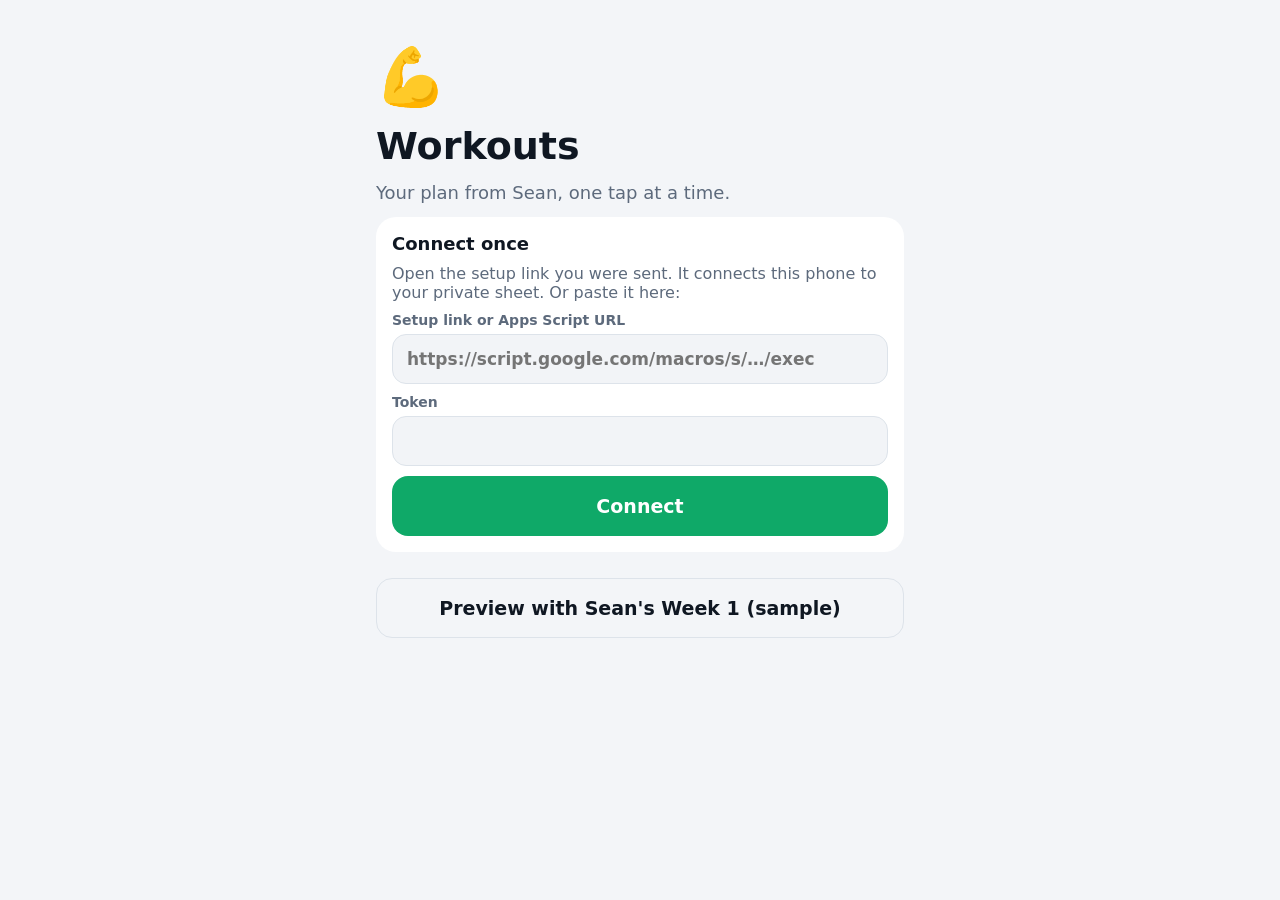
<file: index.html>
<!doctype html>
<html lang="en">
  <head>
    <meta charset="UTF-8" />
    <meta name="viewport" content="width=device-width, initial-scale=1, viewport-fit=cover" />
    <meta name="theme-color" content="#0e1116" media="(prefers-color-scheme: dark)" />
    <meta name="theme-color" content="#f3f5f8" media="(prefers-color-scheme: light)" />
    <meta name="robots" content="noindex, nofollow" />
    <meta name="referrer" content="no-referrer" />
    <meta name="apple-mobile-web-app-capable" content="yes" />
    <meta name="mobile-web-app-capable" content="yes" />
    <meta name="apple-mobile-web-app-status-bar-style" content="black-translucent" />
    <meta name="apple-mobile-web-app-title" content="Workouts" />
    <meta name="format-detection" content="telephone=no" />
    <link rel="manifest" href="./manifest.webmanifest" />
    <link rel="icon" type="image/svg+xml" href="./icon.svg" />
    <link rel="apple-touch-icon" href="./apple-touch-icon.png" />
    <title>Workouts</title>
    <script type="module" crossorigin src="./assets/index-DDK66WS6.js"></script>
    <link rel="stylesheet" crossorigin href="./assets/index-TzWvI69C.css">
  </head>
  <body>
    <div id="root"></div>
  </body>
</html>
</file>
<file: assets/index-TzWvI69C.css>
:root{--lightningcss-light:initial;--lightningcss-dark: ;color-scheme:light dark;--bg:#0e1116;--bg2:#141922;--card:#1a202b;--card2:#222a37;--ink:#f2f5f9;--muted:#9aa6b8;--line:#2c3545;--accent:#3ddc97;--accent-ink:#062b1c;--accent-soft:#3ddc9724;--rest:#4cc9f0;--warn:#ffb547;--warn-soft:#ffb54724;--bad:#ff6b6b;--bad-soft:#ff6b6b24;--radius:20px;--font:-apple-system, BlinkMacSystemFont, "SF Pro Text", "Segoe UI", Roboto, system-ui, sans-serif;--safe-top:env(safe-area-inset-top,0px);--safe-bottom:env(safe-area-inset-bottom,0px)}@media (prefers-color-scheme:dark){:root{--lightningcss-light: ;--lightningcss-dark:initial}}@media (prefers-color-scheme:light){:root{--bg:#f3f5f8;--bg2:#e9edf2;--card:#fff;--card2:#f2f4f7;--ink:#0f1722;--muted:#5d6a7c;--line:#dde3ea;--accent:#0fa968;--accent-ink:#fff;--accent-soft:#0fa9681f;--rest:#0b8fbf;--warn:#b86e00;--warn-soft:#b86e001a;--bad:#d64545;--bad-soft:#d645451a}}*,:before,:after{box-sizing:border-box;-webkit-tap-highlight-color:transparent}html,body{background:var(--bg);color:var(--ink);font-family:var(--font);-webkit-font-smoothing:antialiased;-webkit-text-size-adjust:100%;overscroll-behavior-y:none;margin:0}button,input,textarea{font:inherit;color:inherit}button{cursor:pointer;touch-action:manipulation;-webkit-user-select:none;user-select:none;background:0 0;border:0}button:disabled{opacity:.4;cursor:default}input,textarea{appearance:none;background:var(--card2);border:1px solid var(--line);border-radius:14px;width:100%;padding:14px;font-size:17px}h1,h2,h3,h4,p{margin:0}.app{max-width:560px;min-height:100dvh;padding:calc(14px + var(--safe-top)) 16px calc(120px + var(--safe-bottom));margin:0 auto}.muted{color:var(--muted)}.small{font-size:14px}.center{text-align:center}.error{color:var(--bad);font-weight:600}.error.banner{background:var(--bad-soft);border-radius:14px;margin-bottom:12px;padding:12px 14px}.btn{background:var(--card2);border:1px solid var(--line);border-radius:16px;justify-content:center;align-items:center;gap:8px;min-height:52px;padding:0 20px;font-size:17px;font-weight:700;display:inline-flex}.btn.primary{background:var(--accent);color:var(--accent-ink);border-color:#0000}.btn.ghost{background:0 0}.block-btn{width:100%;min-height:60px;font-size:19px}.icon-btn{width:48px;height:48px;color:var(--ink);background:var(--card);border-radius:14px;flex:none;place-items:center;display:grid}.link-btn{color:var(--accent);padding:10px 4px;font-size:16px;font-weight:600}.link-btn.center{margin:6px auto;display:block}.chip{background:var(--card2);border-radius:999px;min-height:40px;padding:0 14px;font-size:15px;font-weight:700}.chip.strong{background:var(--accent-soft);color:var(--accent)}.tag{background:var(--card2);color:var(--muted);border-radius:999px;align-items:center;gap:4px;padding:4px 10px;font-size:13px;font-weight:600;display:inline-flex}.tag.good{background:var(--accent-soft);color:var(--accent)}.tag.tempo{background:var(--warn-soft);color:var(--warn)}.badge{letter-spacing:.06em;text-transform:uppercase;background:var(--card2);color:var(--muted);border-radius:8px;padding:4px 8px;font-size:11px;font-weight:800}.top{align-items:center;gap:10px;margin-bottom:14px;display:flex}.top h1{letter-spacing:-.02em;margin-right:auto;font-size:30px;font-weight:800}.sync-badge{background:var(--card);min-height:36px;color:var(--muted);border-radius:999px;align-items:center;gap:7px;padding:0 12px;font-size:14px;font-weight:700;display:inline-flex}.sync-badge .dot{background:var(--muted);border-radius:50%;width:9px;height:9px}.sync-badge.good .dot{background:var(--accent)}.sync-badge.warn{color:var(--warn)}.sync-badge.warn .dot{background:var(--warn)}.sync-badge.bad{color:var(--bad)}.sync-badge.bad .dot{background:var(--bad)}.demo-banner{background:var(--warn-soft);color:var(--warn);border-radius:14px;margin-bottom:12px;padding:10px 14px;font-size:14px;font-weight:600}.streaks{grid-template-columns:1fr 1fr;gap:10px;display:grid}.streak{border-radius:var(--radius);background:linear-gradient(140deg,#ff8c4238,#ff8c420f);flex-direction:column;gap:2px;padding:14px 16px;display:flex}.streak.walk{background:linear-gradient(140deg,#4cc9f038,#4cc9f00f)}.streak-num{letter-spacing:-.02em;font-size:34px;font-weight:800}.streak-label{color:var(--muted);font-size:14px;font-weight:600}.week-line{color:var(--muted);margin:10px 2px 4px;font-size:15px}.week-line strong{color:var(--ink)}.list-title{text-transform:uppercase;letter-spacing:.08em;color:var(--muted);margin:22px 4px 10px;font-size:15px;font-weight:800}.nudge{background:var(--warn-soft);color:var(--warn);border-radius:14px;margin-bottom:8px;padding:10px 14px;font-size:15px;font-weight:600}.w-row{text-align:left;background:var(--card);border-radius:var(--radius);border:1px solid #0000;align-items:center;gap:14px;width:100%;min-height:76px;margin-bottom:10px;padding:14px 16px;display:flex}.w-row.big{border-color:var(--accent);background:linear-gradient(150deg, var(--accent-soft), var(--card) 70%);min-height:110px;padding:18px}.w-row.done{opacity:.92}.w-row.missed .w-text small{color:var(--warn)}.w-row.cancelled{opacity:.45}.w-check{border:2.5px solid var(--line);border-radius:50%;flex:none;place-items:center;width:40px;height:40px;display:grid}.w-row.big .w-check{width:52px;height:52px}.w-check.on{background:var(--accent);border-color:var(--accent);color:var(--accent-ink)}.w-text{flex-direction:column;flex:1;gap:2px;min-width:0;display:flex}.w-date{color:var(--muted);text-transform:uppercase;letter-spacing:.04em;font-size:13px;font-weight:700}.w-text strong{font-size:19px}.w-row.big .w-text strong{font-size:24px}.w-text small{color:var(--muted);font-size:14px}.go-pill{background:var(--accent);color:var(--accent-ink);border-radius:999px;padding:12px 18px;font-size:17px;font-weight:800}.rest-day{background:var(--card);border-radius:var(--radius);flex-direction:column;gap:4px;padding:18px;display:flex}.rest-day span{color:var(--muted)}.walk-card{background:var(--card);border-radius:var(--radius);margin-top:12px;padding:16px}.walk-card.done{box-shadow:inset 0 0 0 2px var(--rest)}.walk-top{align-items:center;gap:12px;margin-bottom:12px;display:flex}.walk-top h2{font-size:19px}.walk-emoji{font-size:32px}.walk-row{align-items:center;gap:8px;display:flex}.walk-min{text-align:center;flex-direction:column;min-width:64px;font-size:30px;font-weight:800;line-height:1;display:flex}.walk-min small{color:var(--muted);font-size:12px;font-weight:700}.walk-btn{flex:1;min-height:56px}.empty{color:var(--muted);text-align:center;padding:30px 10px}.w-head{align-items:center;gap:12px;margin-bottom:14px;display:flex}.w-title{min-width:0}.eyebrow{text-transform:uppercase;letter-spacing:.06em;color:var(--muted);font-size:13px;font-weight:800}.w-title h1{letter-spacing:-.01em;font-size:26px;font-weight:800}.variant-switch{background:var(--card);border-radius:16px;grid-template-columns:1fr 1fr;gap:4px;padding:4px;display:grid}.variant-switch button{min-height:48px;color:var(--muted);border-radius:12px;font-size:17px;font-weight:800}.variant-switch button.on{background:var(--accent);color:var(--accent-ink)}.variant-switch button.on.bad{background:var(--warn);color:#231400}.badday-note{color:var(--warn);margin-top:8px;font-size:15px}.logged-banner{background:var(--accent-soft);color:var(--accent);border-radius:14px;align-items:center;gap:8px;margin-top:10px;padding:10px 14px;font-size:15px;font-weight:600;display:flex}.w-notes{color:var(--muted);margin-top:10px;font-size:15px;line-height:1.4}.progress{background:var(--card);border-radius:999px;height:30px;margin:14px 0 4px;position:relative;overflow:hidden}.progress-fill{background:var(--accent);transition:width .35s;position:absolute;inset:0 auto 0 0}.progress span{text-align:center;mix-blend-mode:difference;color:#fff;font-size:14px;font-weight:800;line-height:30px;display:block;position:relative}.block-title{text-transform:uppercase;letter-spacing:.1em;color:var(--muted);margin:22px 4px 8px;font-size:14px;font-weight:800}.block-cooldown .block-title,.block-warmup .block-title{color:var(--rest)}.block-finisher .block-title{color:var(--warn)}.ex-card{background:var(--card);border-radius:var(--radius);scroll-margin-top:calc(10px + var(--safe-top));border:1px solid #0000;margin-bottom:10px;transition:border-color .2s}.ex-card.open{border-color:var(--line)}.ex-card.complete:not(.open){opacity:.75}.ex-head{text-align:left;align-items:center;gap:12px;width:100%;min-height:68px;padding:14px 16px;display:flex}.status-dot{border:2.5px solid var(--line);border-radius:50%;flex:none;place-items:center;width:34px;height:34px;display:grid}.status-dot.on{background:var(--accent);border-color:var(--accent);color:var(--accent-ink);animation:.4s pop}.ex-title{flex-direction:column;flex:1;gap:2px;min-width:0;display:flex}.ex-title strong{font-size:19px}.ex-title small{color:var(--muted);font-size:14px}.card-body{padding:0 14px 16px}.ex-meta{flex-direction:column;align-items:flex-start;gap:6px;margin-bottom:10px;display:flex}.ex-notes{color:var(--muted);font-size:15px;line-height:1.4}.ex-last{color:var(--muted);font-size:14px}.ex-last strong{color:var(--ink)}.video-link{color:var(--accent);align-items:center;gap:6px;min-height:40px;font-weight:700;text-decoration:none;display:inline-flex}.sets{flex-direction:column;gap:8px;display:flex}.set-row{background:var(--card2);border-radius:16px;align-items:center;gap:10px;min-height:68px;padding:8px 8px 8px 14px;transition:background .2s;display:flex}.set-row.done{background:var(--accent-soft)}.set-label{flex-direction:column;flex:1;min-width:0;display:flex}.set-label strong{font-size:17px}.set-label span{color:var(--muted);font-size:14px}.stepper{align-items:center;gap:2px;display:flex}.step-btn{background:var(--card);border-radius:12px;place-items:center;width:40px;height:44px;display:grid}.step-btn.lg{width:48px;height:52px}.step-value{text-align:center;background:0 0;border:0;width:50px;height:44px;padding:0;font-size:22px;font-weight:800}.check-btn{border:2.5px solid var(--line);width:60px;height:52px;color:var(--muted);border-radius:14px;flex:none;place-items:center;display:grid}.check-btn.on{background:var(--accent);border-color:var(--accent);color:var(--accent-ink);animation:.35s pop}.rir{background:var(--warn-soft);border-radius:16px;margin-top:12px;padding:12px}.rir-q{margin-bottom:10px;font-size:15px}.rir-options{align-items:center;gap:8px;display:flex}.rir-btn{background:var(--card);border-radius:14px;flex:1;min-height:52px;font-size:20px;font-weight:800}.rir-btn.on{background:var(--warn);color:#231400}.rir-skip{color:var(--muted);min-height:52px;padding:0 8px;font-weight:600}.rir-skip.on{text-decoration:underline}.rest{background:#4cc9f01f;border-radius:16px;margin:8px 0 2px;position:relative;overflow:hidden}.rest-bar{transform-origin:0;background:#4cc9f038;transition:transform .2s linear;position:absolute;inset:0}.rest-row{align-items:center;gap:8px;padding:10px 12px;display:flex;position:relative}.rest-label{color:var(--rest);flex:1;font-weight:700}.rest-time{font-variant-numeric:tabular-nums;margin-right:4px;font-size:26px;font-weight:800}.big-timer{flex-direction:column;align-items:center;gap:16px;padding:6px 0 4px;display:flex}.ring{position:relative}.ring svg{width:100%;height:100%;transform:rotate(-90deg)}.ring-track{fill:none;stroke:var(--card2);stroke-width:7px}.ring-fill{fill:none;stroke:var(--accent);stroke-width:7px;stroke-linecap:round;transition:stroke-dashoffset .2s linear}.ring-inner{flex-direction:column;justify-content:center;align-items:center;display:flex;position:absolute;inset:0}.timer-digits{letter-spacing:-.03em;font-variant-numeric:tabular-nums;font-size:64px;font-weight:800}.timer-sub{color:var(--muted);font-size:16px;font-weight:700}.timer-controls{align-items:center;gap:22px;display:flex}.round-btn{background:var(--card2);border-radius:50%;place-items:center;width:64px;height:64px;display:grid}.round-btn.big{width:92px;height:92px}.round-btn.primary{background:var(--accent);color:var(--accent-ink)}.round-btn.spacer{visibility:hidden}.timed-done{flex-wrap:wrap;align-items:center;gap:6px;display:flex}.round-dots{gap:8px;margin-bottom:10px;display:flex}.dot{background:var(--card2);width:38px;height:38px;color:var(--muted);border-radius:50%;place-items:center;font-weight:800;display:grid}.dot.current{box-shadow:inset 0 0 0 2.5px var(--accent);color:var(--ink)}.dot.done{background:var(--accent);color:var(--accent-ink)}.round-title{margin:4px 0 10px;font-size:22px;font-weight:800}.now-next{grid-template-columns:1.4fr 1fr;gap:8px;width:100%;display:grid}.now,.next{background:var(--card2);border-radius:16px;flex-direction:column;gap:2px;padding:12px;display:flex}.now{background:var(--accent-soft)}.now span,.next span{text-transform:uppercase;letter-spacing:.08em;color:var(--muted);font-size:12px;font-weight:800}.now strong{font-size:22px}.next strong{font-size:17px}.now em,.next em{color:var(--muted);font-style:normal;font-weight:600}.minute-grid{grid-template-columns:repeat(5,1fr);gap:6px;margin-top:14px;display:grid}.minute{background:var(--card2);min-height:52px;color:var(--muted);border-radius:12px;flex-direction:column;justify-content:center;align-items:center;font-size:12px;display:flex}.minute b{color:var(--ink);font-size:16px}.minute.done{background:var(--accent-soft);color:var(--accent)}.minute.missed{background:var(--bad-soft)}.minute.current{box-shadow:inset 0 0 0 2.5px var(--accent)}.finish-bar{padding:12px 16px calc(12px + var(--safe-bottom));background:linear-gradient(180deg, transparent, var(--bg) 30%);z-index:5;justify-content:center;display:flex;position:fixed;bottom:0;left:0;right:0}.finish-bar .btn{max-width:528px}.pulse{animation:1.4s ease-in-out infinite pulse}.workout.flash:after{content:"";background:var(--accent);opacity:0;pointer-events:none;z-index:50;animation:.7s flash;position:fixed;inset:0}.sheet-backdrop{z-index:20;background:#0000008c;justify-content:center;align-items:flex-end;display:flex;position:fixed;inset:0}.sheet{background:var(--bg2);width:100%;max-width:560px;padding:10px 18px calc(18px + var(--safe-bottom));border-radius:26px 26px 0 0;flex-direction:column;gap:12px;animation:.25s up;display:flex}.sheet-grip{background:var(--line);border-radius:3px;width:44px;height:5px;margin:0 auto 6px}.sheet h2{font-size:26px;font-weight:800}.sheet h3{text-transform:uppercase;letter-spacing:.08em;color:var(--muted);margin-top:4px;font-size:15px}.energy{grid-template-columns:repeat(5,1fr);gap:6px;display:grid}.energy-btn{background:var(--card);color:var(--muted);border-radius:16px;flex-direction:column;align-items:center;gap:4px;min-height:84px;padding:12px 0;font-size:13px;font-weight:700;display:flex}.energy-btn .face{font-size:32px}.energy-btn:active{background:var(--accent-soft)}.sheet-actions{grid-template-columns:1fr 1fr;gap:8px;display:grid}.notes{resize:none}.celebrate{z-index:40;background:#080c12d1;place-items:center;animation:.2s fade;display:grid;position:fixed;inset:0}.celebrate.small{background:#080c128c}.celebrate-inner{text-align:center;color:#fff;flex-direction:column;align-items:center;gap:8px;padding:24px;display:flex;position:relative}.celebrate h2{font-size:32px;font-weight:800}.celebrate p{font-size:19px;font-weight:600}.celebrate .tap-hint{opacity:.6;margin-top:10px;font-size:14px}.big-check{color:#062b1c;background:#3ddc97;border-radius:50%;place-items:center;width:140px;height:140px;animation:.6s cubic-bezier(.2,1.6,.4,1) bounce;display:grid;box-shadow:0 0 #3ddc9799}.celebrate.small .big-check{background:#4cc9f0;width:96px;height:96px}.confetti{width:0;height:0;position:absolute;top:94px;left:50%}.confetti span{opacity:0;border-radius:3px;width:10px;height:16px;animation:1.3s cubic-bezier(.1,.8,.3,1) forwards burst;position:absolute}@keyframes burst{0%{opacity:1;transform:translate(0)rotate(0)scale(.4)}80%{opacity:1}to{transform:translate(var(--x), calc(var(--y) + 120px)) rotate(var(--r)) scale(1);opacity:0}}@keyframes bounce{0%{transform:scale(.2)}to{transform:scale(1)}}@keyframes pop{0%{transform:scale(.7)}60%{transform:scale(1.15)}to{transform:scale(1)}}@keyframes pulse{0%,to{box-shadow:0 0 #3ddc978c}50%{box-shadow:0 0 0 10px #3ddc9700}}@keyframes flash{0%{opacity:.45}to{opacity:0}}@keyframes up{0%{opacity:0;transform:translateY(40px)}}@keyframes fade{0%{opacity:0}}@media (prefers-reduced-motion:reduce){*,:before,:after{transition:none!important;animation:none!important}.confetti{display:none}}.panel{background:var(--card);border-radius:var(--radius);flex-direction:column;gap:10px;margin-bottom:12px;padding:16px;display:flex}.panel h2{font-size:18px}.panel label,.manual label{color:var(--muted);flex-direction:column;gap:6px;font-size:14px;font-weight:700;display:flex}.manual{flex-direction:column;gap:10px;display:flex}.row-btns{flex-wrap:wrap;gap:8px;display:flex}.warnings{color:var(--warn);margin:0;padding-left:18px;font-size:14px}.failed code{color:var(--muted);font-size:12px}.welcome{flex-direction:column;gap:14px;padding-top:30px;display:flex}.welcome-mark{font-size:56px}.welcome h1{font-size:38px;font-weight:800}.welcome>p{color:var(--muted);font-size:18px}.meters{flex-direction:column;gap:10px;display:flex}.meter-grid{grid-template-columns:1fr;gap:10px;display:grid}.meter{background:var(--card);border-radius:var(--radius);padding:16px;position:relative;overflow:hidden}.meter.lost{background:linear-gradient(150deg, #3ddc972e, var(--card) 65%)}.meter.gained{background:linear-gradient(150deg, #ffb54729, var(--card) 65%)}.meter-head{align-items:center;gap:8px;display:flex}.meter-emoji{font-size:28px}.meter-title{text-transform:uppercase;letter-spacing:.08em;color:var(--muted);font-size:15px;font-weight:800}.meter-bump{color:var(--accent);margin-left:auto;font-weight:800;animation:1.6s forwards bump}.meter.gained .meter-bump{color:var(--warn)}.meter-big{color:var(--muted);margin:6px 0 10px;font-size:18px;font-weight:700}.meter-big strong{letter-spacing:-.03em;color:var(--ink);font-size:46px;font-weight:900}.meter-big span{font-size:15px}.tube{background:var(--card2);border-radius:999px;height:40px;position:relative;overflow:hidden;box-shadow:inset 0 2px 6px #00000040}.tube-fill{background:linear-gradient(90deg,#22b07a,#3ddc97,#8af5c6) 0 0/200% 100%;border-radius:999px;transition:width 1.4s cubic-bezier(.2,.9,.2,1);animation:2.4s linear infinite shimmer;position:absolute;inset:0 auto 0 0}.meter.gained .tube-fill{background:linear-gradient(90deg,#e0902a,#ffb547,#ffd89a) 0 0/200% 100%}.tube-label{text-align:center;color:var(--ink);text-shadow:0 1px 2px #00000059;font-size:14px;font-weight:800;line-height:40px;display:block;position:relative}.medals{flex-wrap:wrap;gap:2px;margin-top:8px;font-size:20px;display:flex}.meter-sub{color:var(--muted);margin-top:8px;font-size:13px}.surplus{background:var(--card);border-radius:16px;flex-wrap:wrap;align-items:center;gap:8px;padding:10px 12px;display:flex}.surplus .chip{flex:1;min-height:44px}.surplus-q{color:var(--muted);flex-basis:100%;font-size:15px;font-weight:700}.surplus-pending{width:100%;color:var(--warn);justify-content:space-between;align-items:center;font-weight:700;display:flex}.est{color:var(--muted);padding:0 4px;font-size:12px;line-height:1.4}@keyframes shimmer{to{background-position:-200% 0}}@keyframes bump{0%{opacity:0;transform:translateY(8px)scale(.8)}20%{opacity:1;transform:translateY(0)scale(1.15)}80%{opacity:1}to{opacity:0;transform:translateY(-14px)}}.est-tag{letter-spacing:.04em;text-transform:uppercase;color:var(--muted);opacity:.85;vertical-align:middle;border:1px solid;border-radius:999px;margin-left:4px;padding:1px 7px;font-size:11px;font-weight:700;display:inline-block}.meter-head .est-tag{margin-left:2px}.split{flex-direction:column;gap:4px;margin:0;padding:0;list-style:none;display:flex}.split b{color:var(--ink);font-size:15px}.scale-line{background:var(--card);color:var(--muted);border-radius:16px;align-items:center;gap:8px;padding:12px 14px;font-size:15px;display:flex}.scale-line b{color:var(--ink);font-size:17px}.food-days{background:var(--card);border-radius:16px;flex-direction:column;gap:6px;margin:0;padding:10px 12px;font-size:13px;list-style:none;display:flex}.food-days li{grid-template-columns:74px 1fr;align-items:center;gap:2px 8px;display:grid}.food-days .fd-date{grid-row:span 2;font-weight:800}.food-days .fd-status{color:var(--muted)}.food-days li.deficit .fd-status{color:var(--accent)}.food-days li.surplus .fd-status,.food-days li.surplus-partial .fd-status{color:var(--warn)}.alt-toggle{padding:0 16px 12px}.alt-label{text-transform:uppercase;letter-spacing:.04em;color:var(--muted);margin-bottom:6px;font-size:13px;font-weight:700;display:block}.alt-options{background:var(--card2);border-radius:14px;gap:4px;padding:4px;display:grid}.alt-options button{min-height:52px;color:var(--muted);text-align:center;border-radius:11px;flex-direction:column;justify-content:center;align-items:center;gap:2px;padding:6px 8px;display:flex}.alt-options button strong{font-size:16px;line-height:1.15}.alt-options button small{opacity:.85;font-size:13px}.alt-options button.on{background:var(--accent);color:var(--accent-ink)}.max-hint{color:var(--muted);margin:4px 0 8px;font-size:14px}.stopwatch .max-hint{text-align:center;margin-top:10px}.bottom-nav{z-index:10;max-width:560px;padding:8px 12px calc(8px + var(--safe-bottom));background:color-mix(in srgb, var(--bg2) 88%, transparent);-webkit-backdrop-filter:blur(14px);backdrop-filter:blur(14px);border-top:1px solid var(--line);grid-template-columns:repeat(3,1fr);gap:6px;margin:0 auto;display:grid;position:fixed;bottom:0;left:0;right:0}.bottom-nav button{min-height:62px;color:var(--muted);border-radius:18px;flex-direction:column;justify-content:center;align-items:center;gap:3px;font-size:14px;font-weight:800;display:flex;position:relative}.bottom-nav button.on{color:var(--accent);background:var(--accent-soft)}.bottom-nav button:active{transform:scale(.96)}.nav-level{color:#3a2a00;background:#ffd166;border-radius:999px;padding:1px 5px;font-size:10px;font-style:normal;font-weight:900;position:absolute;top:5px;right:calc(50% - 38px)}.level-card{border-radius:var(--radius);background:linear-gradient(150deg, #ffd16638, #c77dff1f 55%, var(--card));grid-template-columns:auto 1fr;align-items:center;gap:12px 14px;padding:18px 16px 14px;display:grid}.level-badge{text-align:center;color:#3a2a00;background:radial-gradient(circle at 35% 30%,#ffe8a3,#ffd166 45%,#f4a62a);border-radius:50%;place-content:center;width:84px;height:84px;display:grid;box-shadow:0 0 0 4px #ffd16640,0 8px 24px #ffaa2840}.level-badge small{letter-spacing:.1em;font-size:12px;font-weight:900}.level-badge strong{font-size:38px;font-weight:900;line-height:1}.level-text{flex-direction:column;gap:2px;min-width:0;display:flex}.level-text h2{letter-spacing:-.01em;font-size:24px;font-weight:900;line-height:1.15}.xp-bar{background:var(--card2);border-radius:999px;grid-column:1/-1;height:34px;position:relative;overflow:hidden;box-shadow:inset 0 2px 6px #00000040}.xp-fill{background:linear-gradient(90deg,#f4a62a,#ffd166,#fff0b8) 0 0/200% 100%;border-radius:999px;transition:width 1.2s cubic-bezier(.2,.9,.2,1);animation:2.4s linear infinite shimmer;position:absolute;inset:0 auto 0 0}.xp-label{text-align:center;text-shadow:0 1px 2px #00000059;font-size:14px;font-weight:800;line-height:34px;display:block;position:relative}.level-next{color:var(--muted);text-align:center;grid-column:1/-1;margin:0;font-size:15px}.level-next strong{color:var(--ink)}.badge-grid{grid-template-columns:1fr 1fr;gap:10px;display:grid}.badge-tile{background:var(--card);border-radius:18px;flex-direction:column;align-items:flex-start;gap:3px;min-height:132px;padding:14px;display:flex}.badge-tile.earned{background:linear-gradient(150deg, #ffd16633, var(--card) 70%);box-shadow:inset 0 0 0 1.5px #ffd16673}.badge-tile.locked{opacity:.62}.badge-emoji{font-size:34px;line-height:1.1}.badge-tile.locked .badge-emoji{filter:grayscale();font-size:26px}.badge-tile strong{font-size:16px;font-weight:800}.badge-tile small{color:var(--muted);font-size:13px;line-height:1.3}.badge-when{color:var(--muted);margin-top:auto;padding-top:4px;font-size:12px;font-weight:800}.badge-tile.earned .badge-when{color:#e0a526}.xp-sources,.xp-events,.xp-rules,.pr-list{border-radius:var(--radius);background:var(--card);margin:0;padding:6px 14px;list-style:none}.xp-sources li,.xp-events li,.pr-list li{border-bottom:1px solid var(--line);align-items:center;gap:10px;min-height:46px;font-size:16px;display:flex}.xp-sources li:last-child,.xp-events li:last-child,.pr-list li:last-child{border-bottom:0}.xp-sources b,.xp-events b{color:#e0a526;margin-left:auto;font-weight:900}.xp-date{width:82px;color:var(--muted);flex:none;font-size:13px;font-weight:700}.xp-what{text-overflow:ellipsis;white-space:nowrap;min-width:0;overflow:hidden}.xp-rules li{border-bottom:1px solid var(--line);padding:8px 0;font-size:15px}.xp-rules li:last-child{border-bottom:0}.celebrate.level-up .big-check{color:#3a2a00;background:radial-gradient(circle at 35% 30%,#ffe8a3,#ffd166 45%,#f4a62a)}.level-ribbon{color:#3a2a00;background:linear-gradient(90deg,#f4a62a,#ffd166,#f4a62a);border-radius:16px;flex-direction:column;align-items:center;gap:2px;padding:10px 22px;animation:.7s cubic-bezier(.2,1.6,.4,1) .15s both bounce;display:flex;box-shadow:0 8px 30px #ffbe3c66}.level-ribbon span{letter-spacing:.06em;font-size:30px;font-weight:900}.level-ribbon strong{font-size:17px;font-weight:800}.seg{background:var(--card);border-radius:16px;gap:6px;margin-bottom:6px;padding:4px;display:flex}.seg button{min-height:46px;color:var(--muted);border-radius:12px;flex:1;font-size:16px;font-weight:800}.seg button.on{background:var(--accent-soft);color:var(--accent)}.seg.small{margin:0}.seg.small button{min-height:40px;padding:0 14px;font-size:14px}.ytd-grid{grid-template-columns:1fr 1fr;gap:10px;margin-top:8px;display:grid}.ytd-tile{background:var(--card);border-radius:18px;flex-direction:column;gap:2px;min-width:0;padding:14px;display:flex}.ytd-label{text-transform:uppercase;letter-spacing:.06em;color:var(--muted);font-size:13px;font-weight:800}.ytd-label .est-tag{padding:0 5px;font-size:9px}.ytd-value{letter-spacing:-.02em;font-size:32px;font-weight:900}.ytd-tile small{color:var(--muted);font-size:13px;line-height:1.3}.streaks.three{grid-template-columns:repeat(3,1fr)}.streaks.three .streak{padding:12px}.streaks.three .streak-num{font-size:26px}.streaks.three .streak-label{font-size:13px}.best-week{border-radius:var(--radius);background:linear-gradient(150deg, #ffd16633, var(--card) 70%);align-items:center;gap:12px;margin-top:10px;padding:14px 16px;display:flex}.best-week>div{flex-direction:column;gap:2px;display:flex}.best-week-emoji{font-size:34px}.best-week .muted{font-size:14px}.chart-head{justify-content:space-between;align-items:center;gap:8px;display:flex}.chart-head .list-title{margin-right:auto}.chart-card{border-radius:var(--radius);background:var(--card);padding:14px 10px 10px}.ytd-chart{width:100%;height:auto;display:block}.ytd-chart .axis{stroke:var(--line);stroke-width:1px}.ytd-chart .bar-workout{fill:var(--accent)}.ytd-chart .bar-walk{fill:var(--rest)}.ytd-chart .bar-label{fill:var(--muted);font-size:10px;font-weight:700}.chart-legend{color:var(--muted);align-items:center;gap:6px;margin:6px 4px 0;font-size:13px;display:flex}.chart-legend .key{border-radius:3px;width:12px;height:12px;display:inline-block}.chart-legend .key.workout{background:var(--accent)}.chart-legend .key.walk{background:var(--rest);margin-left:8px}.pr-list li span{margin-right:auto;font-weight:700}.pr-list li small{text-align:right;width:82px;color:var(--muted);font-size:13px}.ytd .est{margin-top:16px}
</file>
